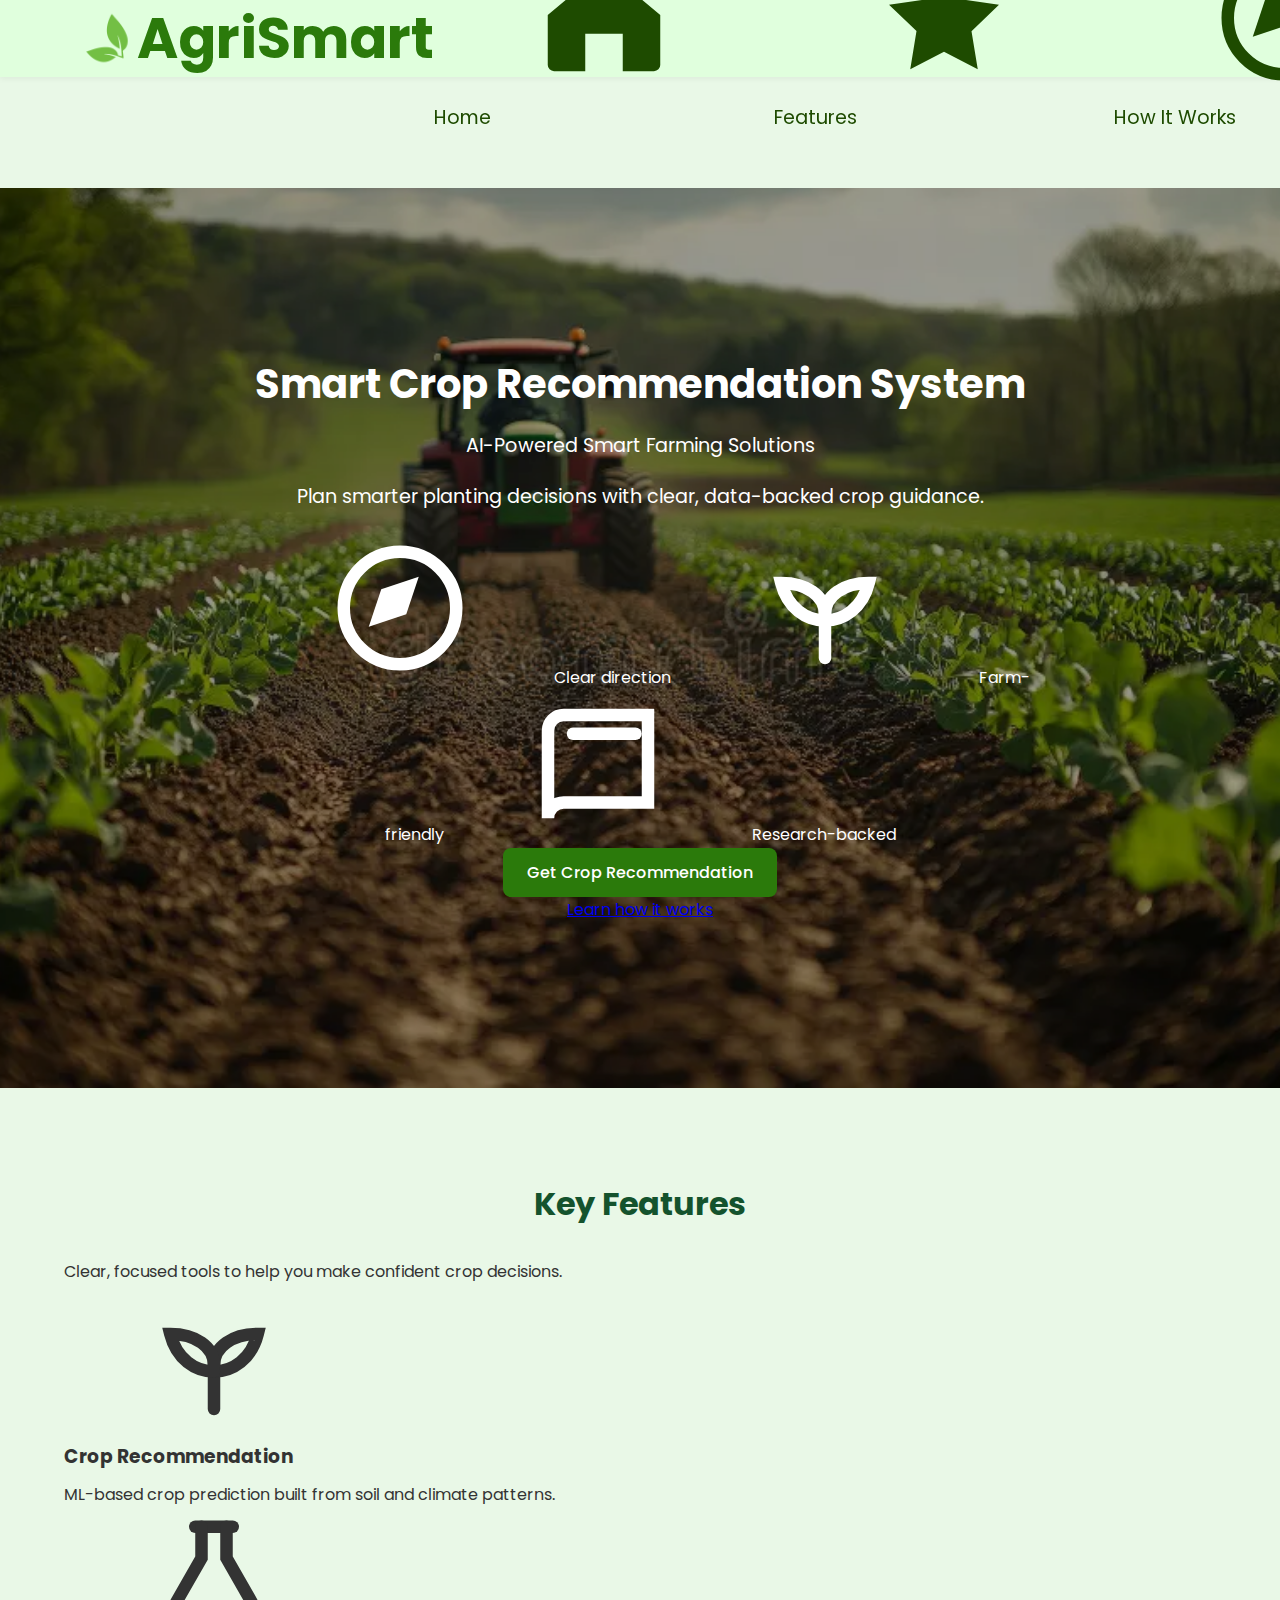
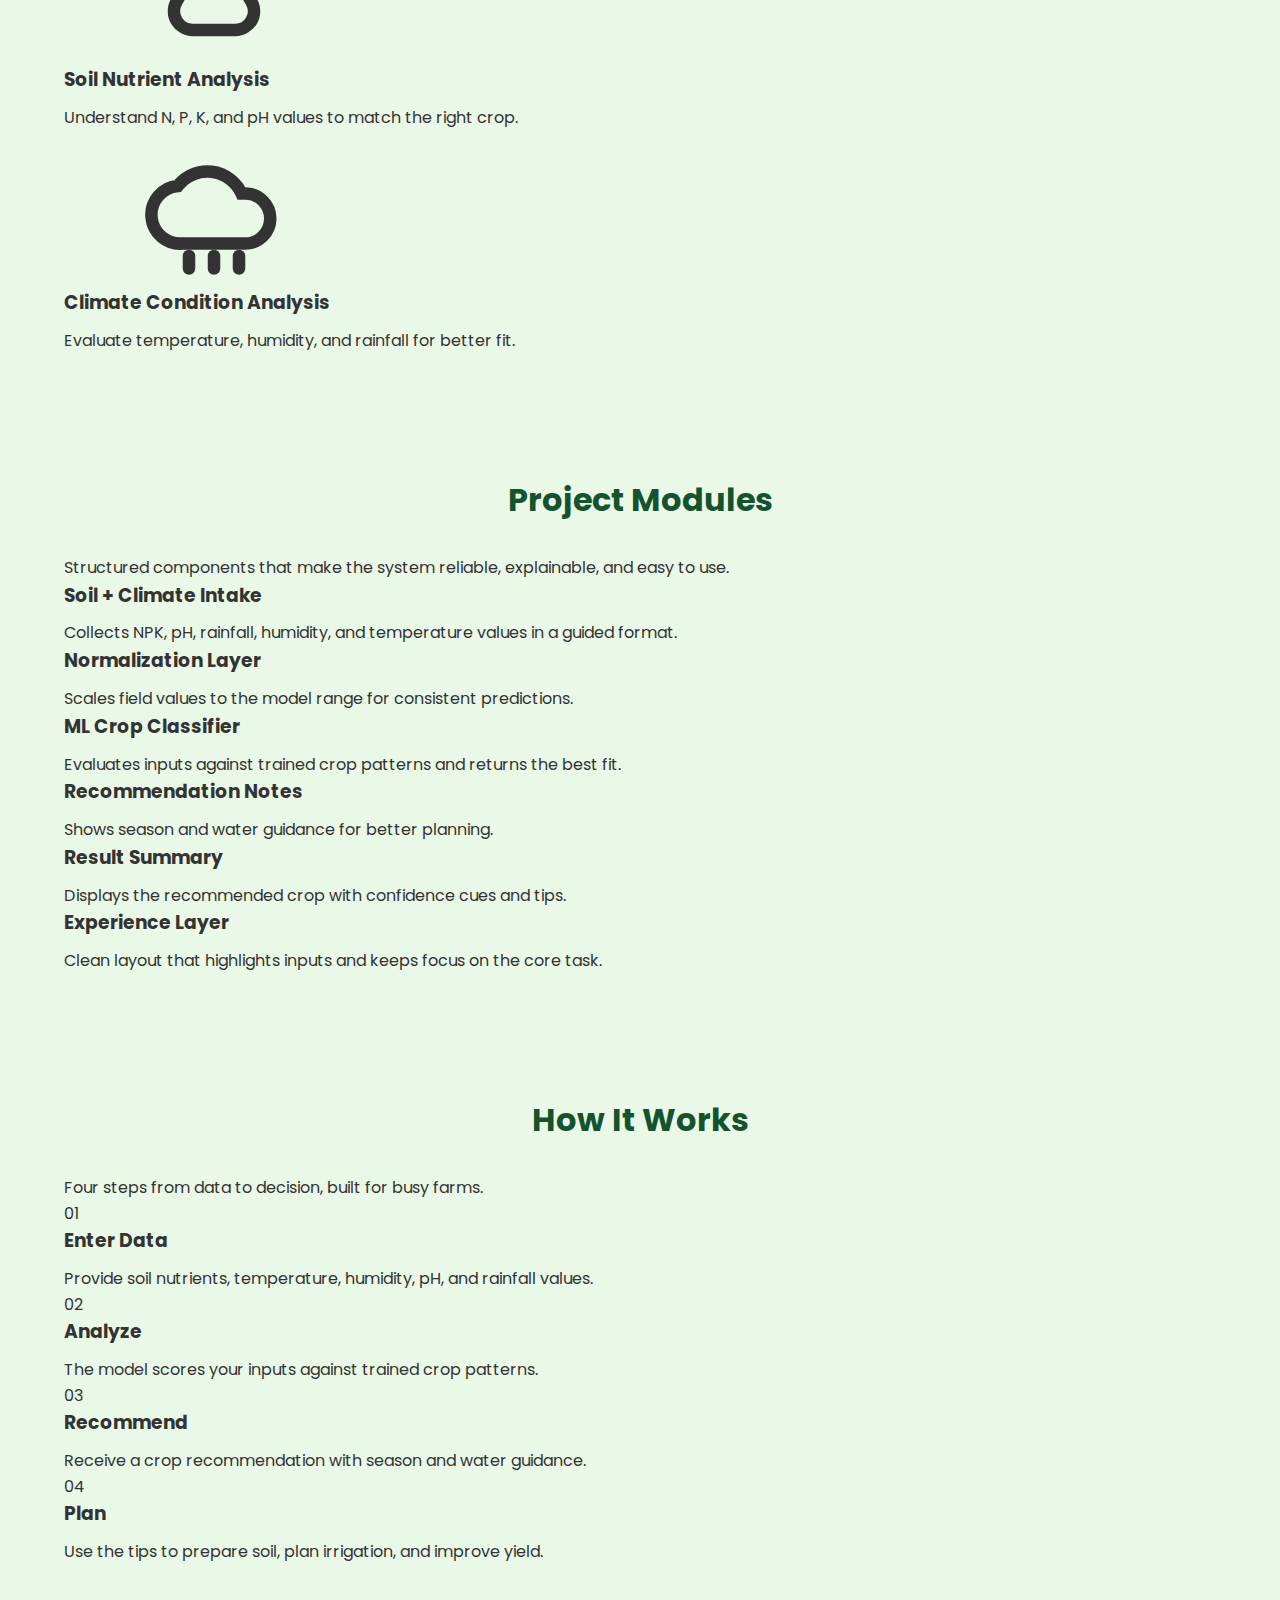
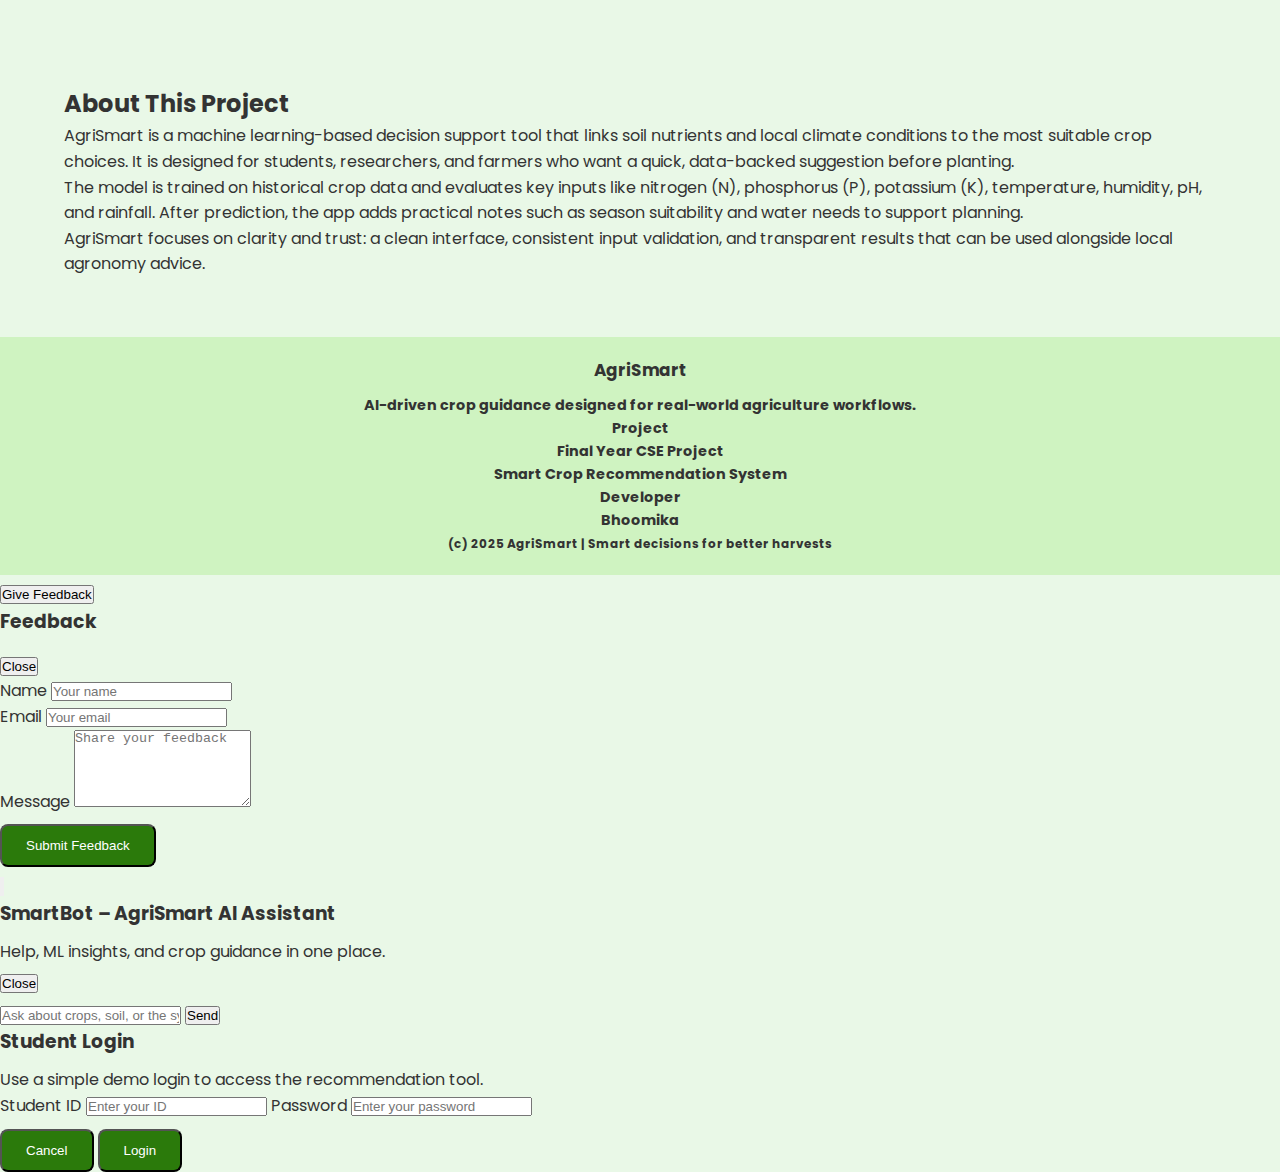
<file: index.html>
<!DOCTYPE html>
<html lang="en">

<head>
  <meta charset="UTF-8" />
  <meta name="viewport" content="width=device-width, initial-scale=1.0" />
  <title>AgriSmart - Smart Crop Recommendation System</title>
  <link rel="stylesheet" href="static/style.css" />
  <link href="https://fonts.googleapis.com/css2?family=Inter:wght@400;500;600;700&family=Poppins:wght@600;700&display=swap" rel="stylesheet" />
</head>

<body>
  <svg class="icon-sprite" aria-hidden="true">
    <symbol id="icon-home" viewBox="0 0 24 24">
      <path d="M3 11.5L12 4l9 7.5v8a1 1 0 0 1-1 1h-5v-6H9v6H4a1 1 0 0 1-1-1z" fill="currentColor"/>
    </symbol>
    <symbol id="icon-star" viewBox="0 0 24 24">
      <path d="M12 3.5l2.7 5.5 6.1.9-4.4 4.2 1 6.1-5.4-2.8-5.4 2.8 1-6.1-4.4-4.2 6.1-.9z" fill="currentColor"/>
    </symbol>
    <symbol id="icon-info" viewBox="0 0 24 24">
      <circle cx="12" cy="12" r="9" fill="none" stroke="currentColor" stroke-width="2"/>
      <line x1="12" y1="10" x2="12" y2="16" stroke="currentColor" stroke-width="2" stroke-linecap="round"/>
      <circle cx="12" cy="7" r="1.3" fill="currentColor"/>
    </symbol>
    <symbol id="icon-compass" viewBox="0 0 24 24">
      <circle cx="12" cy="12" r="9" fill="none" stroke="currentColor" stroke-width="2"/>
      <path d="M9 9l6-2-2 6-6 2z" fill="currentColor"/>
    </symbol>
    <symbol id="icon-seedling" viewBox="0 0 24 24">
      <path d="M12 20v-7" stroke="currentColor" stroke-width="2" stroke-linecap="round"/>
      <path d="M12 13c0-3 3-5 7-5-1 4-4 6-7 6" fill="none" stroke="currentColor" stroke-width="2" stroke-linecap="round"/>
      <path d="M12 13c0-3-3-5-7-5 1 4 4 6 7 6" fill="none" stroke="currentColor" stroke-width="2" stroke-linecap="round"/>
    </symbol>
    <symbol id="icon-book" viewBox="0 0 24 24">
      <path d="M4 6.5A2.5 2.5 0 0 1 6.5 4H20v14h-13.5A2.5 2.5 0 0 0 4 20.5z" fill="none" stroke="currentColor" stroke-width="2"/>
      <line x1="8" y1="7" x2="18" y2="7" stroke="currentColor" stroke-width="2" stroke-linecap="round"/>
    </symbol>
    <symbol id="icon-flask" viewBox="0 0 24 24">
      <path d="M9 3h6" stroke="currentColor" stroke-width="2" stroke-linecap="round"/>
      <path d="M10 3v5l-4 7a3 3 0 0 0 2.6 4.5h6.8a3 3 0 0 0 2.6-4.5l-4-7V3" fill="none" stroke="currentColor" stroke-width="2" stroke-linecap="round"/>
    </symbol>
    <symbol id="icon-cloud" viewBox="0 0 24 24">
      <path d="M7 18h10a4 4 0 0 0 0-8h-.6A6 6 0 0 0 6.2 8.8 4 4 0 0 0 7 18z" fill="none" stroke="currentColor" stroke-width="2"/>
      <line x1="8" y1="20" x2="8" y2="22" stroke="currentColor" stroke-width="2" stroke-linecap="round"/>
      <line x1="12" y1="20" x2="12" y2="22" stroke="currentColor" stroke-width="2" stroke-linecap="round"/>
      <line x1="16" y1="20" x2="16" y2="22" stroke="currentColor" stroke-width="2" stroke-linecap="round"/>
    </symbol>
  </svg>
  <header>
    <nav>
      <div class="logo">
        <img src="Images/logo.png" id="logoimg" alt="">
        <h1 class="logo-title">AgriSmart</h1>
      </div>
      <ul>
        <li><a href="index.html"><svg class="icon" aria-hidden="true"><use href="#icon-home"></use></svg> Home</a></li>
        <li><a href="#features"><svg class="icon" aria-hidden="true"><use href="#icon-star"></use></svg> Features</a></li>
        <li><a href="#how-it-works"><svg class="icon" aria-hidden="true"><use href="#icon-compass"></use></svg> How It Works</a></li>
        <li><a href="#about"><svg class="icon" aria-hidden="true"><use href="#icon-info"></use></svg> About</a></li>
      </ul>
      <div class="nav-actions">
        <button class="icon-button" id="themeToggle" type="button" aria-label="Toggle dark mode">Dark mode</button>
        <a href="#" class="btn btn-outline btn-login">Login</a>
      </div>
    </nav>

    <div class="hero">
      <div class="hero-overlay">
        <div class="hero-text">
          <h2>Smart Crop Recommendation System</h2>
          <p class="hero-tagline">AI-Powered Smart Farming Solutions</p>
          <p>Plan smarter planting decisions with clear, data-backed crop guidance.</p>
          <div class="hero-badges">
            <span><svg class="icon" aria-hidden="true"><use href="#icon-compass"></use></svg> Clear direction</span>
            <span><svg class="icon" aria-hidden="true"><use href="#icon-seedling"></use></svg> Farm-friendly</span>
            <span><svg class="icon" aria-hidden="true"><use href="#icon-book"></use></svg> Research-backed</span>
          </div>
          <div class="hero-actions">
            <a href="http://127.0.0.1:5000/app?auth=1" class="btn btn-primary" id="startButton">Get Crop Recommendation</a>
          </div>
          <a href="#how-it-works" class="text-link">Learn how it works</a>
        </div>
      </div>
    </div>
  </header>

  <section id="features" class="section reveal">
    <div class="container">
      <h2 class="section-title">Key Features</h2>
      <p class="section-lede">Clear, focused tools to help you make confident crop decisions.</p>
      <div class="card-grid">
        <div class="card">
          <div class="card-icon"><svg class="icon" aria-hidden="true"><use href="#icon-seedling"></use></svg></div>
          <h3>Crop Recommendation</h3>
          <p>ML-based crop prediction built from soil and climate patterns.</p>
        </div>
        <div class="card">
          <div class="card-icon"><svg class="icon" aria-hidden="true"><use href="#icon-flask"></use></svg></div>
          <h3>Soil Nutrient Analysis</h3>
          <p>Understand N, P, K, and pH values to match the right crop.</p>
        </div>
        <div class="card">
          <div class="card-icon"><svg class="icon" aria-hidden="true"><use href="#icon-cloud"></use></svg></div>
          <h3>Climate Condition Analysis</h3>
          <p>Evaluate temperature, humidity, and rainfall for better fit.</p>
        </div>
      </div>
    </div>
  </section>

  <section id="modules" class="section reveal">
    <div class="container">
      <h2 class="section-title">Project Modules</h2>
      <p class="section-lede">Structured components that make the system reliable, explainable, and easy to use.</p>
      <div class="card-grid">
        <div class="card">
          <h3>Soil + Climate Intake</h3>
          <p>Collects NPK, pH, rainfall, humidity, and temperature values in a guided format.</p>
        </div>
        <div class="card">
          <h3>Normalization Layer</h3>
          <p>Scales field values to the model range for consistent predictions.</p>
        </div>
        <div class="card">
          <h3>ML Crop Classifier</h3>
          <p>Evaluates inputs against trained crop patterns and returns the best fit.</p>
        </div>
        <div class="card">
          <h3>Recommendation Notes</h3>
          <p>Shows season and water guidance for better planning.</p>
        </div>
        <div class="card">
          <h3>Result Summary</h3>
          <p>Displays the recommended crop with confidence cues and tips.</p>
        </div>
        <div class="card">
          <h3>Experience Layer</h3>
          <p>Clean layout that highlights inputs and keeps focus on the core task.</p>
        </div>
      </div>
    </div>
  </section>


  <!-- How It Works Section -->
  <section id="how-it-works" class="section reveal">
    <div class="container">
      <h2 class="section-title">How It Works</h2>
      <p class="section-lede">Four steps from data to decision, built for busy farms.</p>
      <div class="card-grid">
        <div class="card">
          <div class="card-icon">01</div>
          <h3>Enter Data</h3>
          <p>Provide soil nutrients, temperature, humidity, pH, and rainfall values.</p>
        </div>

        <div class="card">
          <div class="card-icon">02</div>
          <h3>Analyze</h3>
          <p>The model scores your inputs against trained crop patterns.</p>
        </div>

        <div class="card">
          <div class="card-icon">03</div>
          <h3>Recommend</h3>
          <p>Receive a crop recommendation with season and water guidance.</p>
        </div>

        <div class="card">
          <div class="card-icon">04</div>
          <h3>Plan</h3>
          <p>Use the tips to prepare soil, plan irrigation, and improve yield.</p>
        </div>
      </div>
    </div>
  </section>

  <section id="about" class="section reveal">
    <div class="container">
      <div class="highlight-panel">
        <h2>About This Project</h2>
        <p>
          AgriSmart is a machine learning-based decision support tool that links soil nutrients and
          local climate conditions to the most suitable crop choices. It is designed for students,
          researchers, and farmers who want a quick, data-backed suggestion before planting.
        </p>
        <p>
          The model is trained on historical crop data and evaluates key inputs like nitrogen (N),
          phosphorus (P), potassium (K), temperature, humidity, pH, and rainfall. After prediction,
          the app adds practical notes such as season suitability and water needs to support planning.
        </p>
        <p>
          AgriSmart focuses on clarity and trust: a clean interface, consistent input validation, and
          transparent results that can be used alongside local agronomy advice.
        </p>
      </div>
</div>

  </section>

  <footer class="footer">
    <div class="container">
      <div class="footer-grid">
        <div>
          <h3>AgriSmart</h3>
          <p>AI-driven crop guidance designed for real-world agriculture workflows.</p>
        </div>
        <div>
          <h4>Project</h4>
          <p>Final Year CSE Project</p>
          <p>Smart Crop Recommendation System</p>
        </div>
        <div>
          <h4>Developer</h4>
          <p>Bhoomika</p>
        </div>
      </div>
      <small>(c) 2025 AgriSmart | Smart decisions for better harvests</small>
    </div>
  </footer>

  <button class="feedback-fab" id="feedbackButton" type="button">Give Feedback</button>

  <div class="feedback-modal" id="feedbackModal" aria-hidden="true">
    <div class="feedback-card" role="dialog" aria-modal="true" aria-labelledby="feedbackTitle">
      <div class="feedback-header">
        <h3 id="feedbackTitle">Feedback</h3>
        <button class="feedback-close" id="feedbackClose" type="button" aria-label="Close feedback form">Close</button>
      </div>
      <form id="feedbackForm" class="feedback-form" novalidate>
        <div class="form-field">
          <label for="feedbackName">Name</label>
          <input type="text" id="feedbackName" name="name" placeholder="Your name" required />
        </div>
        <div class="form-field">
          <label for="feedbackEmail">Email</label>
          <input type="email" id="feedbackEmail" name="email" placeholder="Your email" required />
        </div>
        <div class="form-field">
          <label for="feedbackMessage">Message</label>
          <textarea id="feedbackMessage" name="message" rows="5" placeholder="Share your feedback" required></textarea>
        </div>
        <button type="submit" class="btn btn-primary">Submit Feedback</button>
        <p class="feedback-success" id="feedbackSuccess" role="status" aria-live="polite"></p>
      </form>
    </div>
  </div>

  <button class="smartbot-fab" id="smartbotToggle" type="button" aria-label="Open SmartBot">
    <svg class="smartbot-icon" viewBox="0 0 24 24" aria-hidden="true">
      <path d="M4 6.5A2.5 2.5 0 0 1 6.5 4h11A2.5 2.5 0 0 1 20 6.5v6A2.5 2.5 0 0 1 17.5 15H10l-4.5 4v-4H6.5A2.5 2.5 0 0 1 4 12.5z" fill="currentColor"/>
    </svg>
  </button>

  <div class="smartbot-panel" id="smartbotPanel" aria-hidden="true">
    <div class="smartbot-window" role="dialog" aria-modal="true" aria-labelledby="smartbotTitle">
      <div class="smartbot-header">
        <div>
          <h3 id="smartbotTitle">SmartBot – AgriSmart AI Assistant</h3>
          <p>Help, ML insights, and crop guidance in one place.</p>
        </div>
        <button class="smartbot-close" id="smartbotClose" type="button" aria-label="Close SmartBot">Close</button>
      </div>
      <div class="smartbot-messages" id="smartbotMessages" aria-live="polite"></div>
      <form class="smartbot-input" id="smartbotForm" novalidate>
        <input type="text" id="smartbotField" placeholder="Ask about crops, soil, or the system..." autocomplete="off" required />
        <button type="submit">Send</button>
      </form>
    </div>
  </div>

  <div class="modal-overlay" id="loginModal" aria-hidden="true">
    <div class="modal-card" role="dialog" aria-modal="true" aria-labelledby="loginTitle">
      <div class="modal-header">
        <h3 id="loginTitle">Student Login</h3>
        <p>Use a simple demo login to access the recommendation tool.</p>
      </div>
      <div class="modal-body">
        <label for="loginId">Student ID</label>
        <input type="text" id="loginId" placeholder="Enter your ID" />
        <label for="loginPassword">Password</label>
        <input type="password" id="loginPassword" placeholder="Enter your password" />
      </div>
      <div class="modal-actions">
        <button class="btn btn-outline" id="loginCancel" type="button">Cancel</button>
        <button class="btn btn-subtle" id="loginConfirm" type="button">Login</button>
      </div>
    </div>
  </div>

  <script>
    // Scroll reveal animation
    window.addEventListener('scroll', reveal);

    function reveal() {
      const reveals = document.querySelectorAll('.reveal');

      for (let i = 0; i < reveals.length; i++) {
        const windowHeight = window.innerHeight;
        const elementTop = reveals[i].getBoundingClientRect().top;
        const elementVisible = 150;

        if (elementTop < windowHeight - elementVisible) {
          reveals[i].classList.add('active');
        }
      }
    }

    reveal();

    const loginModal = document.getElementById('loginModal');
    const loginButton = document.querySelector('.btn-login');
    const startButton = document.getElementById('startButton');
    const loginConfirm = document.getElementById('loginConfirm');
    const loginCancel = document.getElementById('loginCancel');

    function openLogin() {
      loginModal.classList.add('is-open');
      document.body.classList.add('modal-open');
    }

    function closeLogin() {
      loginModal.classList.remove('is-open');
      document.body.classList.remove('modal-open');
    }

    function setLoggedIn() {
      localStorage.setItem('agriLoggedIn', 'true');
      loginButton.textContent = 'Logged in';
      loginButton.classList.add('is-logged-in');
    }

    const themeToggle = document.getElementById('themeToggle');

    function setTheme(theme) {
      if (theme === 'dark') {
        document.body.classList.add('theme-dark');
        themeToggle.textContent = 'Light mode';
      } else {
        document.body.classList.remove('theme-dark');
        themeToggle.textContent = 'Dark mode';
      }
      localStorage.setItem('agriTheme', theme);
    }

    const savedTheme = localStorage.getItem('agriTheme') || 'light';
    setTheme(savedTheme);

    function isLoggedIn() {
      return localStorage.getItem('agriLoggedIn') === 'true';
    }

    if (isLoggedIn()) {
      loginButton.textContent = 'Logged in';
      loginButton.classList.add('is-logged-in');
    }

    loginButton.addEventListener('click', (event) => {
      event.preventDefault();
      openLogin();
    });

    startButton.addEventListener('click', (event) => {
      if (!isLoggedIn()) {
        event.preventDefault();
        openLogin();
      }
    });

    loginCancel.addEventListener('click', () => {
      closeLogin();
    });

    loginModal.addEventListener('click', (event) => {
      if (event.target === loginModal) {
        closeLogin();
      }
    });

    loginConfirm.addEventListener('click', () => {
      setLoggedIn();
      closeLogin();
      window.location.href = startButton.getAttribute('href');
    });

    themeToggle.addEventListener('click', () => {
      const nextTheme = document.body.classList.contains('theme-dark') ? 'light' : 'dark';
      setTheme(nextTheme);
    });

    const feedbackButton = document.getElementById('feedbackButton');
    const feedbackModal = document.getElementById('feedbackModal');
    const feedbackClose = document.getElementById('feedbackClose');
    const feedbackForm = document.getElementById('feedbackForm');
    const feedbackSuccess = document.getElementById('feedbackSuccess');
    let feedbackTimeout = null;

    function openFeedback() {
      feedbackModal.classList.add('is-open');
      feedbackModal.setAttribute('aria-hidden', 'false');
      document.body.classList.add('modal-open');
    }

    function closeFeedback() {
      feedbackModal.classList.remove('is-open');
      feedbackModal.setAttribute('aria-hidden', 'true');
      document.body.classList.remove('modal-open');
    }

    if (feedbackButton && feedbackModal) {
      feedbackButton.addEventListener('click', openFeedback);
    }

    if (feedbackClose) {
      feedbackClose.addEventListener('click', closeFeedback);
    }

    if (feedbackModal) {
      feedbackModal.addEventListener('click', (event) => {
        if (event.target === feedbackModal) {
          closeFeedback();
        }
      });
    }

    if (feedbackForm && feedbackSuccess) {
      feedbackForm.addEventListener('submit', (event) => {
        event.preventDefault();
        if (feedbackTimeout) {
          clearTimeout(feedbackTimeout);
        }
        feedbackSuccess.textContent = 'Thank you for your valuable feedback!';
        feedbackSuccess.classList.add('is-visible');
        feedbackForm.reset();
        feedbackTimeout = setTimeout(() => {
          feedbackSuccess.classList.remove('is-visible');
          closeFeedback();
        }, 2500);
      });
    }

    const smartbotToggle = document.getElementById('smartbotToggle');
    const smartbotPanel = document.getElementById('smartbotPanel');
    const smartbotClose = document.getElementById('smartbotClose');
    const smartbotMessages = document.getElementById('smartbotMessages');
    const smartbotForm = document.getElementById('smartbotForm');
    const smartbotField = document.getElementById('smartbotField');

    function openSmartbot() {
      smartbotPanel.classList.add('is-open');
      smartbotPanel.setAttribute('aria-hidden', 'false');
      if (smartbotField) {
        smartbotField.focus();
      }
    }

    function closeSmartbot() {
      smartbotPanel.classList.remove('is-open');
      smartbotPanel.setAttribute('aria-hidden', 'true');
    }

    function addSmartbotMessage(text, type) {
      if (!smartbotMessages) {
        return;
      }
      const bubble = document.createElement('div');
      bubble.className = `smartbot-bubble ${type}`;
      bubble.textContent = text;
      smartbotMessages.appendChild(bubble);
      smartbotMessages.scrollTop = smartbotMessages.scrollHeight;
    }

    function getSmartbotReply(message) {
      const text = message.toLowerCase();
      const replies = [];

      if (
        text.includes('crop') ||
        text.includes('best crop') ||
        text.includes('which crop') ||
        text.includes('suitable crop')
      ) {
        replies.push('Crop selection depends on soil nutrients, pH, rainfall, and temperature. AgriSmart helps match these factors with suitable crops.');
      }

      if (
        text.includes('soil') ||
        text.includes('soil range') ||
        text.includes('nitrogen') ||
        text.includes('phosphorus') ||
        text.includes('potassium') ||
        text.includes('npk') ||
        text.includes('pH'.toLowerCase())
      ) {
        replies.push('Healthy soil needs balanced N, P, and K along with a stable pH. Soil testing helps keep nutrients in ideal ranges for strong crop growth.');
      }

      if (
        text.includes('rainfall') ||
        text.includes('temperature') ||
        text.includes('humidity') ||
        text.includes('climate')
      ) {
        replies.push('Climate factors like rainfall, temperature, and humidity influence crop suitability, growth rate, and water needs.');
      }

      if (
        text.includes('prediction') ||
        text.includes('model') ||
        text.includes('machine learning')
      ) {
        replies.push('The system uses a trained machine learning model to analyze soil and climate parameters and recommend crops based on patterns in the data.');
      }

      if (text.includes('fertilizer') || text.includes('low nitrogen')) {
        replies.push('Fertilizer plans should be based on soil tests. Balanced NPK works for general nutrition, while low nitrogen often needs urea or organic nitrogen sources.');
      }

      if (replies.length === 0) {
        return 'I can help you with crop selection, soil nutrients, climate impact, or system guidance. Please ask related questions.';
      }

      return replies.join(' ');
    }

    if (smartbotToggle && smartbotPanel) {
      smartbotToggle.addEventListener('click', openSmartbot);
    }

    if (smartbotClose) {
      smartbotClose.addEventListener('click', closeSmartbot);
    }

    if (smartbotPanel) {
      smartbotPanel.addEventListener('click', (event) => {
        if (event.target === smartbotPanel) {
          closeSmartbot();
        }
      });
    }

    if (smartbotForm && smartbotField) {
      smartbotForm.addEventListener('submit', (event) => {
        event.preventDefault();
        const value = smartbotField.value.trim();
        if (!value) {
          return;
        }
        addSmartbotMessage(value, 'user');
        const reply = getSmartbotReply(value);
        setTimeout(() => {
          addSmartbotMessage(reply, 'bot');
        }, 300);
        smartbotField.value = '';
      });
    }
  </script>
</body>

</html>
</file>
<file: static/style.css>
* {
  margin: 0;
  padding: 0;
  box-sizing: border-box;
}
html {
  scroll-behavior: smooth;
}

body {
  font-family: 'Poppins', sans-serif;
  background-color: #e9f8e7;
  color: #333;
  line-height: 1.6;
  padding-top: 0;
}

.container {
  width: 90%;
  max-width: 1200px;
  margin: auto;
}

header {
  padding: 30px 0;
}

/* Navigation */
nav {
  position: fixed;
  top: 0;
  left: 0;
  width: 100%;
  height: 60px;
  background: #e0ffdd;
  z-index: 999;
  display: flex;
  justify-content: space-between;
  align-items: center;
  padding: 3% 6%;
  box-shadow: 0 2px 6px rgba(0, 0, 0, 0.05);
  backdrop-filter: blur(6px);
}

.logo {
  font-size: 28px;
  font-weight: 600;
  color: #2b7a0b;
}

nav ul {
  list-style: none;
  display: flex;
  gap: 20px;
}

nav ul li a {
  text-decoration: none;
  color: #2b7a0b;
  font-weight: 500;
  transition: color 0.3s;
}

nav ul li a:hover {
  color: #0f3e0f;
}

/* Hero Section */
.hero {
  background: url('../Images/agriculture.png') center/cover no-repeat;
  height: 100vh;
  width: 100%;
  display: flex;
  align-items: center;
  justify-content: center;
  position: relative;
  margin-top: 0;
  border-radius: 0;
  overflow: hidden;
}

.hero-overlay {
  background-color: rgba(0, 0, 0, 0.4); /* increase transparency here */
  width: 100%;
  height: 100%;
  padding: 40px 20px;
  display: flex;
  align-items: center;
  justify-content: center;
}

.hero-text {
  color: #fff;
  text-align: center;
  max-width: 800px;
}

.hero-text h2 {
  font-size: 2.5rem;
  margin-bottom: 15px;
}

.hero-text p {
  font-size: 1.2rem;
  margin-bottom: 20px;
}

/* Button */
.btn {
  display: inline-block;
  background-color: #2b7a0b;
  color: white;
  padding: 12px 24px;
  border-radius: 8px;
  text-decoration: none;
  font-weight: 500;
  transition: background 0.3s;
}

.btn:hover {
  background-color: #1e5408;
}

/* Section */
section {
  padding: 60px 0;
}

.section-title {
  text-align: center;
  font-size: 2rem;
  margin-bottom: 30px;
  color: #14532d;
}

/* Features Grid */
.features-grid {
  display: grid;
  justify-content: center;
  gap: 30px;
}

.feature-card {
  background: white;
  padding: 30px;
  border-radius: 12px;
  box-shadow: 0 4px 20px rgba(0, 0, 0, 0.05);
  text-align: center;
  transition: transform 0.3s;
  max-width:500px;
}

.feature-card:hover {
  transform: translateY(-5px);
}

/* About */
.about-text {
  text-align: center;
  max-width: 800px;
  margin: auto;
  font-size: 1.1rem;
  margin-bottom: 20px;
}

/* Footer */
footer {
  text-align: center;
  padding: 20px 0;
  background: #cff3c1;
  color: #333;
  font-size: 0.9rem;
  font-weight: bold;
}


button a{
    text-decoration: none;
    color:white;
    
}
button{
    cursor:pointer;
    margin-top: 10px;
}
h3{
  margin-bottom: 10px;
}
nav ul li a {
  position: relative;
  text-decoration: none;
  color: #1e4b00; /* Change to your preferred color */
  padding: 5px 0;
  transition: color 0.3s ease;
  font-size: larger;
  margin-left:20px;
  font-weight:400;
}

nav ul li a::after {
  content: "";
  position: absolute;
  left: 0;
  bottom: 0;
  width: 0%;
  height: 2px;
  background-color: #00b81f; /* Stylish green underline */
  transition: width 0.3s ease;
}

nav ul li a:hover::after {
  width: 100%;
}

nav ul li a:hover {
  color: #2bb800; /* Optional: change text color on hover */
}
#logoimg{
  width:60px;
  height:auto;
  margin: 0;
}
.logo{
  display: flex;
  align-items: center;
}
/* Responsive */
@media (max-width: 768px) {
  .hero-text h2 {
    font-size: 1.8rem;
  }

  .hero-text p {
    font-size: 1rem;
  }
  ul li{
    display: none;
  }
  #logoimg{
    width:40px;
  }
  .logo{
    font-size: 20px;
  }
}
</file>
